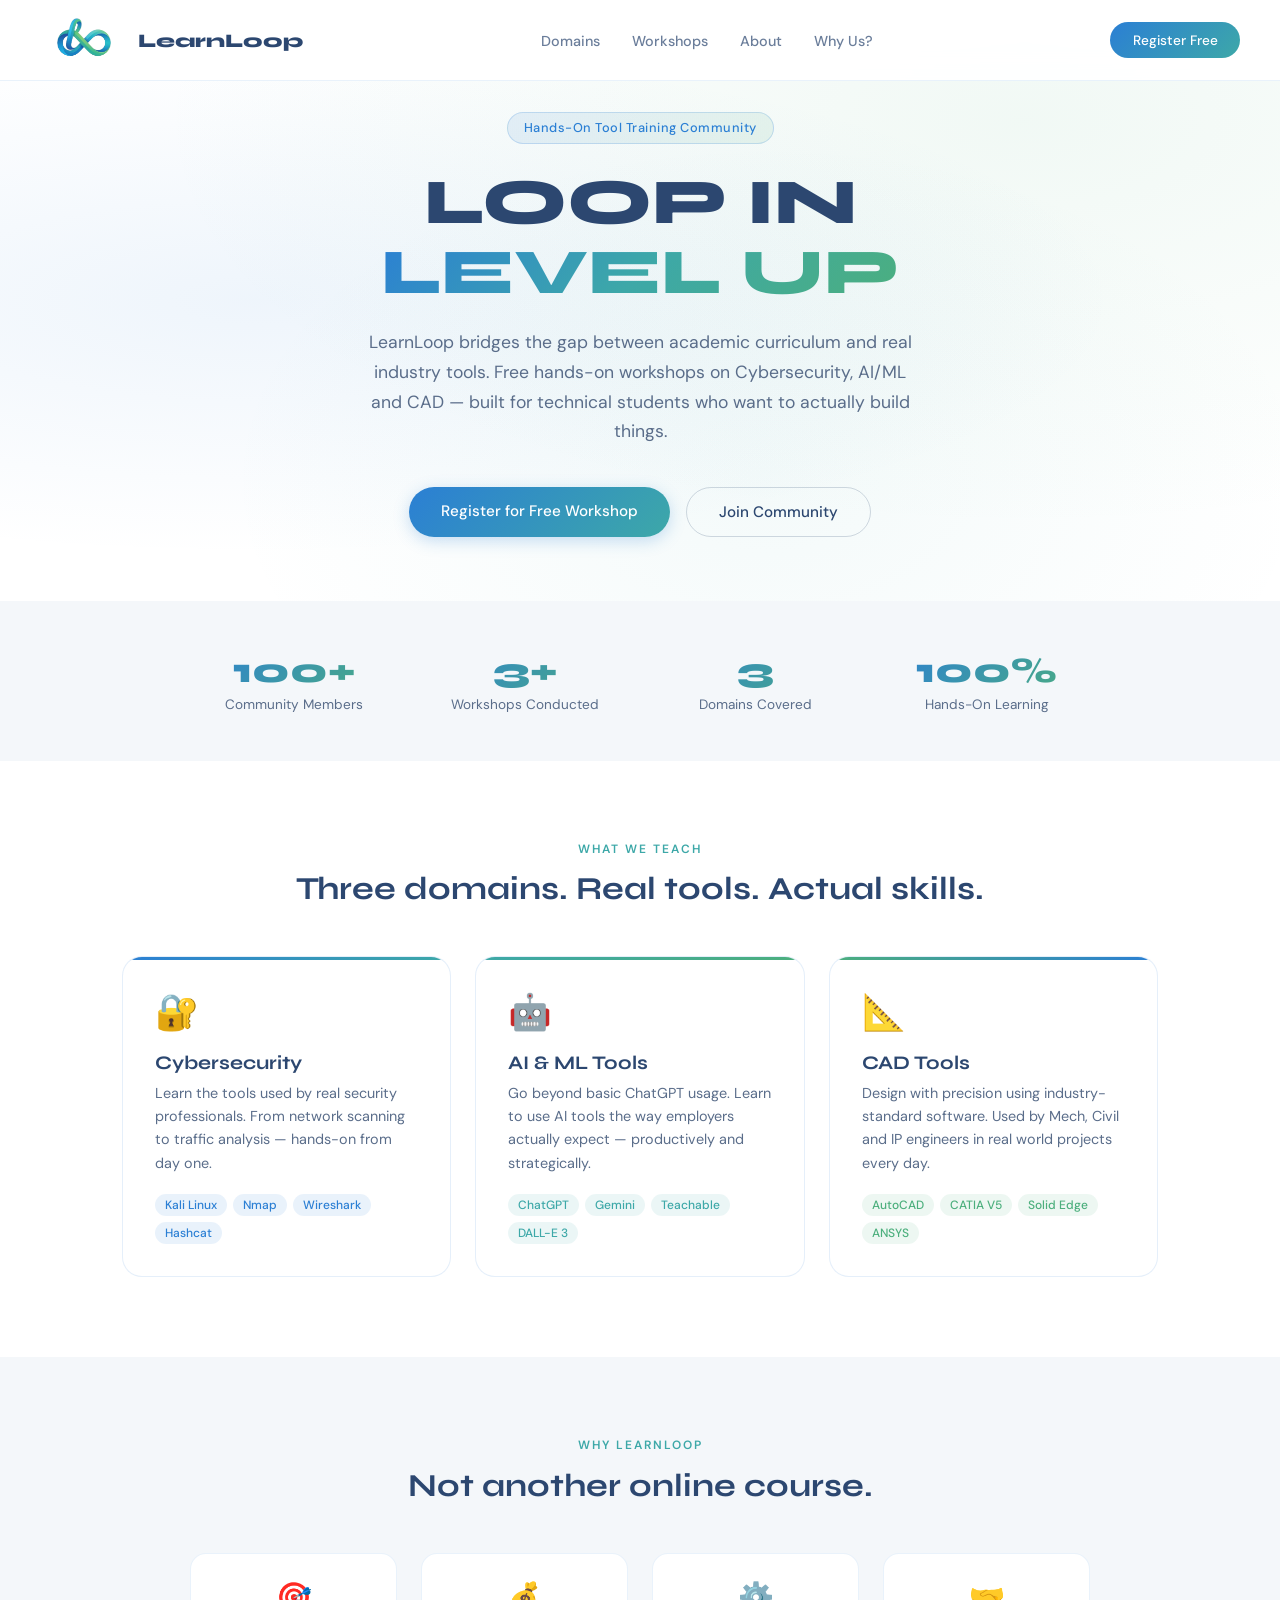
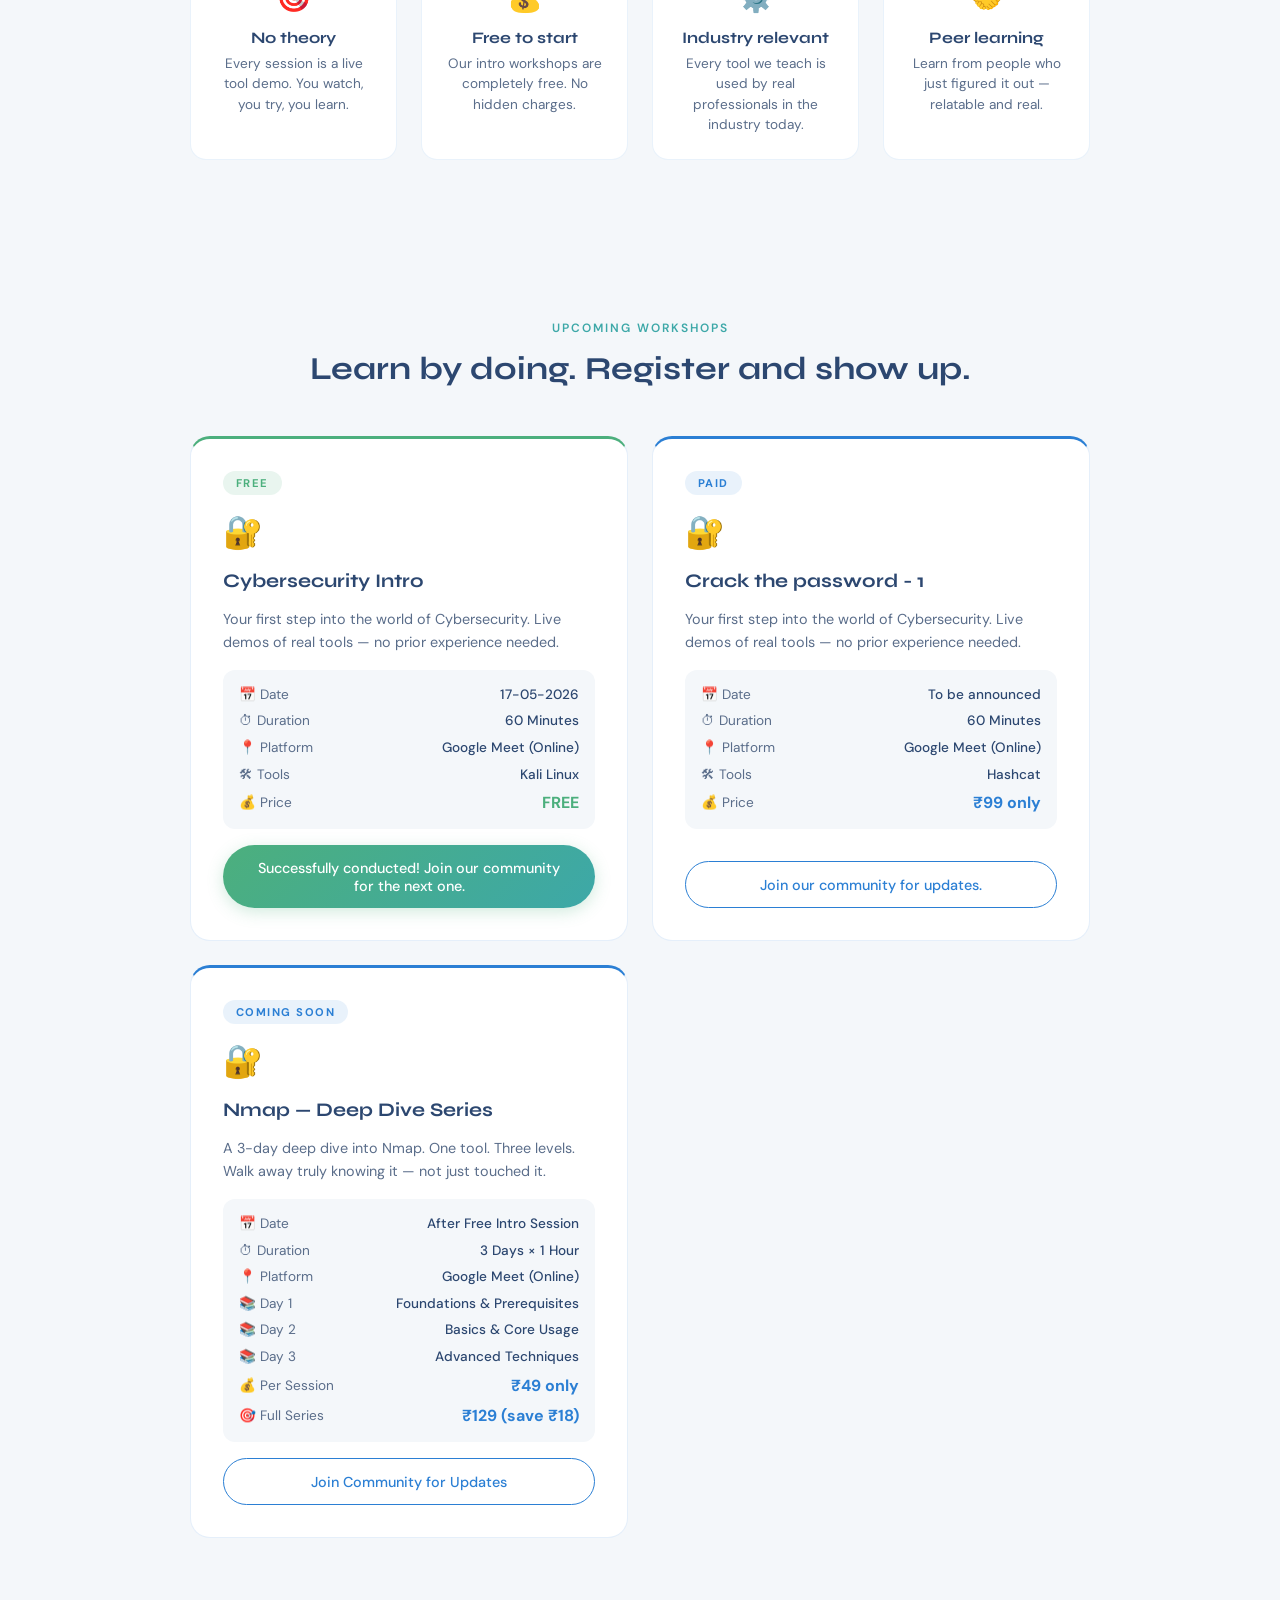
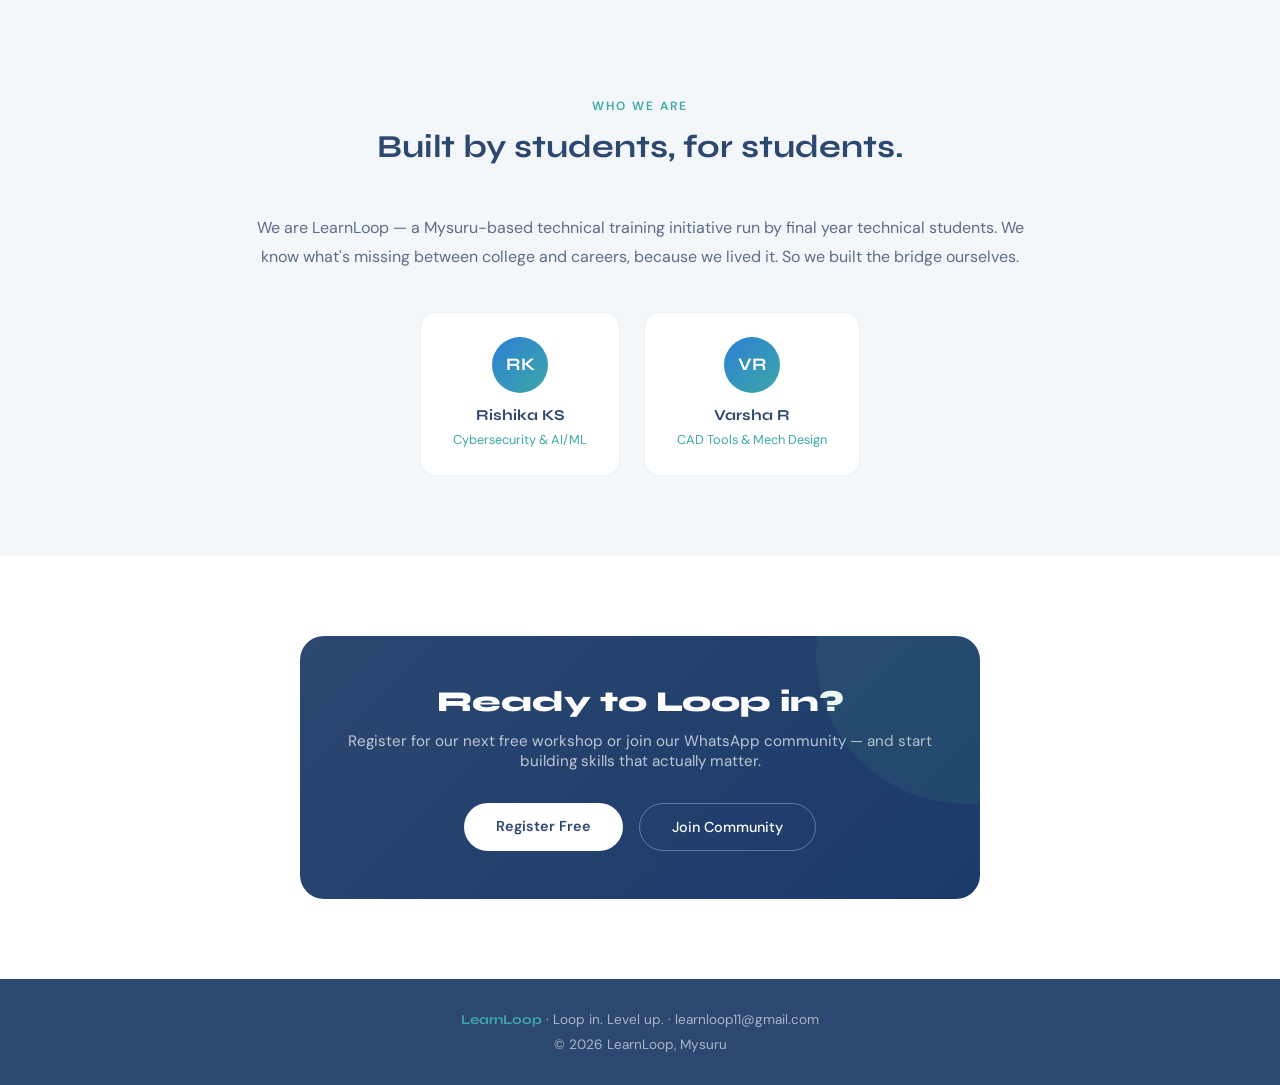
<file: index.html>
<!DOCTYPE html>
<html lang="en">
<head>
<meta charset="UTF-8" />
<meta name="viewport" content="width=device-width, initial-scale=1.0"/>
<title>LearnLoop — Loop in. Level up.</title>
<link href="https://fonts.googleapis.com/css2?family=Syne:wght@400;600;700;800&family=DM+Sans:wght@300;400;500&display=swap" rel="stylesheet"/>
<style>
  *, *::before, *::after { box-sizing: border-box; margin: 0; padding: 0; }

  :root {
    --blue: #2B7FD4;
    --teal: #3DA8A8;
    --green: #4CAF7D;
    --navy: #2C4770;
    --light: #F4F7FA;
    --white: #ffffff;
  }

  html { scroll-behavior: smooth; }

  body {
    font-family: 'DM Sans', sans-serif;
    background: var(--white);
    color: var(--navy);
    overflow-x: hidden;
  }

  /* NAV */
  nav {
    position: fixed; top: 0; left: 0; right: 0;
    display: flex; align-items: center; justify-content: space-between;
    padding: 1rem 2.5rem;
    background: rgba(255,255,255,0.92);
    backdrop-filter: blur(12px);
    border-bottom: 1px solid rgba(43,127,212,0.1);
    z-index: 100;
  }
  .nav-logo { display: flex; align-items: center; gap: 10px; }
  .nav-logo img { height: 48px; border-radius: 8px; }
  .nav-brand { font-family: 'Syne', sans-serif; font-weight: 800; font-size: 1.2rem; color: var(--navy); }
  .nav-links { display: flex; gap: 2rem; list-style: none; }
  .nav-links a { text-decoration: none; color: var(--navy); font-size: 0.9rem; font-weight: 500; opacity: 0.7; transition: opacity 0.2s; }
  .nav-links a:hover { opacity: 1; }
  .nav-cta {
    background: linear-gradient(135deg, var(--blue), var(--teal));
    color: white; border: none; padding: 0.6rem 1.4rem;
    border-radius: 50px; font-size: 0.85rem; font-weight: 500;
    cursor: pointer; text-decoration: none; transition: transform 0.2s, box-shadow 0.2s;
  }
  .nav-cta:hover { transform: translateY(-2px); box-shadow: 0 8px 24px rgba(43,127,212,0.3); }

  /* HERO */
  .hero {
    min-height: auto;
    padding: 8rem 2rem 5rem;
    display: flex; align-items: center; justify-content: center;
    text-align: center;
    padding: 7rem 2rem 4rem;
    position: relative;
    overflow: hidden;
  }
  .hero-bg {
    position: absolute; inset: 0;
    background: radial-gradient(ellipse at 20% 50%, rgba(43,127,212,0.08) 0%, transparent 60%),
                radial-gradient(ellipse at 80% 20%, rgba(76,175,125,0.08) 0%, transparent 60%),
                radial-gradient(ellipse at 60% 80%, rgba(61,168,168,0.06) 0%, transparent 50%);
  }
  .hero-content { position: relative; max-width: 780px; }
  .hero-badge {
    display: inline-block;
    background: linear-gradient(135deg, rgba(43,127,212,0.1), rgba(76,175,125,0.1));
    border: 1px solid rgba(43,127,212,0.2);
    color: var(--blue); font-size: 0.8rem; font-weight: 500;
    padding: 0.4rem 1rem; border-radius: 50px; margin-bottom: 1.5rem;
    letter-spacing: 0.5px;
  }
  .hero h1 {
    font-family: 'Syne', sans-serif;
    font-size: clamp(2.4rem, 6vw, 4rem);
    font-weight: 800; line-height: 1.1;
    color: var(--navy); margin-bottom: 1.2rem;
  }
  .hero h1 span {
    background: linear-gradient(135deg, var(--blue), var(--teal), var(--green));
    -webkit-background-clip: text; -webkit-text-fill-color: transparent;
    background-clip: text;
  }
  .hero p {
    font-size: 1.1rem; color: #5a6d8a; line-height: 1.7;
    max-width: 560px; margin: 0 auto 2.5rem;
  }
  .hero-btns { display: flex; gap: 1rem; justify-content: center; flex-wrap: wrap; }
  .btn-primary {
    background: linear-gradient(135deg, var(--blue), var(--teal));
    color: white; padding: 0.85rem 2rem; border-radius: 50px;
    text-decoration: none; font-weight: 500; font-size: 0.95rem;
    transition: transform 0.2s, box-shadow 0.2s;
    box-shadow: 0 4px 16px rgba(43,127,212,0.25);
  }
  .btn-primary:hover { transform: translateY(-3px); box-shadow: 0 12px 32px rgba(43,127,212,0.35); }
  .btn-secondary {
    background: transparent; color: var(--navy);
    padding: 0.85rem 2rem; border-radius: 50px;
    border: 1.5px solid rgba(44,71,112,0.2);
    text-decoration: none; font-weight: 500; font-size: 0.95rem;
    transition: all 0.2s;
  }
  .btn-secondary:hover { border-color: var(--blue); color: var(--blue); }

  /* STATS */
  .stats {
    padding: 3rem 2rem;
    background: var(--light);
  }
  .stats-inner {
    max-width: 900px; margin: 0 auto;
    display: grid; grid-template-columns: repeat(auto-fit, minmax(160px, 1fr));
    gap: 1.5rem; text-align: center;
  }
  .stat-item {}
  .stat-number {
    font-family: 'Syne', sans-serif;
    font-size: 2.2rem; font-weight: 800;
    background: linear-gradient(135deg, var(--blue), var(--green));
    -webkit-background-clip: text; -webkit-text-fill-color: transparent;
    background-clip: text;
  }
  .stat-label { font-size: 0.85rem; color: #5a6d8a; margin-top: 4px; }

  /* DOMAINS */
  .domains {
    padding: 5rem 2rem;
    max-width: 1100px; margin: 0 auto;
  }
  .section-header { text-align: center; margin-bottom: 3rem; }
  .section-tag {
    font-size: 0.75rem; font-weight: 600; letter-spacing: 2px;
    text-transform: uppercase; color: var(--teal); margin-bottom: 0.8rem;
  }
  .section-header h2 {
    font-family: 'Syne', sans-serif; font-size: 2rem;
    font-weight: 700; color: var(--navy);
  }
  .domain-grid {
    display: grid; grid-template-columns: repeat(auto-fit, minmax(280px, 1fr));
    gap: 1.5rem;
  }
  .domain-card {
    background: var(--white);
    border: 1px solid rgba(43,127,212,0.12);
    border-radius: 20px; padding: 2rem;
    transition: transform 0.3s, box-shadow 0.3s;
    position: relative; overflow: hidden;
  }
  .domain-card::before {
    content: ''; position: absolute;
    top: 0; left: 0; right: 0; height: 3px;
  }
  .domain-card.cyber::before { background: linear-gradient(90deg, var(--blue), var(--teal)); }
  .domain-card.aiml::before { background: linear-gradient(90deg, var(--teal), var(--green)); }
  .domain-card.cad::before { background: linear-gradient(90deg, var(--green), var(--blue)); }
  .domain-card:hover { transform: translateY(-6px); box-shadow: 0 20px 48px rgba(43,127,212,0.12); }
  .domain-icon { font-size: 2.2rem; margin-bottom: 1rem; }
  .domain-card h3 { font-family: 'Syne', sans-serif; font-size: 1.2rem; font-weight: 700; margin-bottom: 0.5rem; }
  .domain-card p { font-size: 0.9rem; color: #5a6d8a; line-height: 1.6; margin-bottom: 1.2rem; }
  .tools-list { display: flex; flex-wrap: wrap; gap: 6px; }
  .tool-tag {
    font-size: 0.75rem; padding: 3px 10px; border-radius: 20px;
    font-weight: 500;
  }
  .cyber .tool-tag { background: rgba(43,127,212,0.1); color: var(--blue); }
  .aiml .tool-tag { background: rgba(61,168,168,0.1); color: var(--teal); }
  .cad .tool-tag { background: rgba(76,175,125,0.1); color: var(--green); }

  /* WHY */
  .why {
    padding: 5rem 2rem;
    background: var(--light);
  }
  .why-inner { max-width: 900px; margin: 0 auto; }
  .why-grid {
    display: grid; grid-template-columns: repeat(auto-fit, minmax(200px, 1fr));
    gap: 1.5rem; margin-top: 3rem;
  }
  .why-card {
    background: var(--white); border-radius: 16px;
    padding: 1.5rem; text-align: center;
    border: 1px solid rgba(43,127,212,0.1);
  }
  .why-icon { font-size: 1.8rem; margin-bottom: 0.8rem; }
  .why-card h4 { font-family: 'Syne', sans-serif; font-size: 1rem; font-weight: 700; margin-bottom: 0.4rem; }
  .why-card p { font-size: 0.85rem; color: #5a6d8a; line-height: 1.5; }

  /* COLLEGES */
  .colleges {
    padding: 5rem 2rem;
    max-width: 900px; margin: 0 auto; text-align: center;
  }
  .college-tags { display: flex; flex-wrap: wrap; gap: 10px; justify-content: center; margin-top: 2rem; }
  .college-tag {
    background: var(--light); border: 1px solid rgba(43,127,212,0.15);
    color: var(--navy); padding: 0.5rem 1.2rem;
    border-radius: 50px; font-size: 0.85rem; font-weight: 500;
  }

  /* ABOUT */
  .about {
    padding: 5rem 2rem;
    background: var(--light);
  }
  .about-inner {
    max-width: 800px; margin: 0 auto; text-align: center;
  }
  .about-inner p {
    font-size: 1rem; color: #5a6d8a; line-height: 1.8;
    margin-top: 1.5rem;
  }
  .team { display: flex; gap: 1.5rem; justify-content: center; margin-top: 2.5rem; flex-wrap: wrap; }
  .team-card {
    background: var(--white); border-radius: 16px;
    padding: 1.5rem 2rem; text-align: center;
    border: 1px solid rgba(43,127,212,0.1); min-width: 180px;
  }
  .team-avatar {
    width: 56px; height: 56px; border-radius: 50%;
    background: linear-gradient(135deg, var(--blue), var(--teal));
    display: flex; align-items: center; justify-content: center;
    font-family: 'Syne', sans-serif; font-weight: 700;
    color: white; font-size: 1.1rem; margin: 0 auto 0.8rem;
  }
  .team-card h4 { font-family: 'Syne', sans-serif; font-size: 0.95rem; font-weight: 700; }
  .team-card p { font-size: 0.8rem; color: var(--teal); margin-top: 4px; }

  /* CTA */
  .cta {
    padding: 5rem 2rem; text-align: center;
  }
  .cta-box {
    max-width: 680px; margin: 0 auto;
    background: linear-gradient(135deg, var(--navy), #1a3a6b);
    border-radius: 24px; padding: 3rem 2rem;
    position: relative; overflow: hidden;
  }
  .cta-box::before {
    content: ''; position: absolute;
    top: -50%; right: -20%;
    width: 300px; height: 300px;
    border-radius: 50%;
    background: rgba(76,175,125,0.1);
  }
  .cta-box h2 {
    font-family: 'Syne', sans-serif; font-size: 1.8rem;
    font-weight: 800; color: white; margin-bottom: 0.8rem;
  }
  .cta-box p { color: rgba(255,255,255,0.7); margin-bottom: 2rem; font-size: 0.95rem; }
  .cta-btns { display: flex; gap: 1rem; justify-content: center; flex-wrap: wrap; }
  .btn-white {
    background: white; color: var(--navy);
    padding: 0.85rem 2rem; border-radius: 50px;
    text-decoration: none; font-weight: 600; font-size: 0.9rem;
    transition: transform 0.2s;
  }
  .btn-white:hover { transform: translateY(-2px); }
  .btn-outline-white {
    background: transparent; color: white;
    padding: 0.85rem 2rem; border-radius: 50px;
    border: 1.5px solid rgba(255,255,255,0.3);
    text-decoration: none; font-weight: 500; font-size: 0.9rem;
    transition: all 0.2s;
  }
  .btn-outline-white:hover { border-color: white; }

  /* FOOTER */
  footer {
    background: var(--navy); color: rgba(255,255,255,0.6);
    text-align: center; padding: 2rem;
    font-size: 0.85rem;
  }
  footer span { color: var(--teal); font-family: 'Syne', sans-serif; font-weight: 700; }

  /* ANIMATIONS */
  @keyframes fadeUp {
    from { opacity: 0; transform: translateY(24px); }
    to { opacity: 1; transform: translateY(0); }
  }
  .hero-content > * { animation: fadeUp 0.6s ease both; }
  .hero-badge { animation-delay: 0.1s; }
  .hero h1 { animation-delay: 0.2s; }
  .hero p { animation-delay: 0.3s; }
  .hero-btns { animation-delay: 0.4s; }

  @media (max-width: 600px) {
    nav { padding: 1rem 1.2rem; }
    .nav-links { display: none; }
    .hero h1 { font-size: 2rem; }
  }

  /* WORKSHOP SECTION */
  .workshops {
  padding: 5rem 2rem;
  background: var(--light);
}
 
.workshop-grid {
  display: grid;
  grid-template-columns: repeat(auto-fit, minmax(300px, 1fr));
  gap: 1.5rem;
  max-width: 900px;
  margin: 0 auto;
}
 
.workshop-card {
  background: var(--white);
  border-radius: 20px;
  padding: 2rem;
  position: relative;
  border: 1px solid rgba(43,127,212,0.12);
  transition: transform 0.3s, box-shadow 0.3s;
  display: flex;
  flex-direction: column;
  gap: 1rem;
}
 
.workshop-card:hover {
  transform: translateY(-6px);
  box-shadow: 0 20px 48px rgba(43,127,212,0.12);
}
 
.free-card { border-top: 3px solid var(--green); }
.paid-card { border-top: 3px solid var(--blue); }
 
.workshop-badge {
  display: inline-block;
  font-size: 0.7rem;
  font-weight: 700;
  letter-spacing: 1.5px;
  padding: 0.3rem 0.8rem;
  border-radius: 50px;
  width: fit-content;
}
 
.free-badge {
  background: rgba(76,175,125,0.12);
  color: var(--green);
}
 
.paid-badge {
  background: rgba(43,127,212,0.1);
  color: var(--blue);
}
 
.workshop-icon { font-size: 2rem; }
 
.workshop-card h3 {
  font-family: 'Syne', sans-serif;
  font-size: 1.2rem;
  font-weight: 700;
  color: var(--navy);
}
 
.workshop-card p {
  font-size: 0.9rem;
  color: #5a6d8a;
  line-height: 1.6;
}
 
.workshop-details {
  display: flex;
  flex-direction: column;
  gap: 0.6rem;
  background: var(--light);
  border-radius: 12px;
  padding: 1rem;
}
 
.workshop-detail {
  display: flex;
  justify-content: space-between;
  align-items: center;
  font-size: 0.85rem;
}
 
.detail-label { color: #5a6d8a; }
 
.detail-value {
  font-weight: 500;
  color: var(--navy);
  text-align: right;
}
 
.free-price {
  color: var(--green);
  font-weight: 700;
  font-size: 1rem;
}
 
.paid-price {
  color: var(--blue);
  font-weight: 700;
  font-size: 1rem;
}
 
.workshop-btn {
  display: block;
  text-align: center;
  padding: 0.85rem 1.5rem;
  border-radius: 50px;
  font-size: 0.9rem;
  font-weight: 500;
  text-decoration: none;
  transition: transform 0.2s, box-shadow 0.2s;
  margin-top: auto;
}
 
.free-btn {
  background: linear-gradient(135deg, var(--green), var(--teal));
  color: white;
  box-shadow: 0 4px 16px rgba(76,175,125,0.25);
}
 
.free-btn:hover {
  transform: translateY(-2px);
  box-shadow: 0 8px 24px rgba(76,175,125,0.35);
}
 
.paid-btn {
  background: transparent;
  color: var(--blue);
  border: 1.5px solid var(--blue);
}
 
.paid-btn:hover {
  background: var(--blue);
  color: white;
  transform: translateY(-2px);
}
</style>
</head>
<body>

<!-- NAV -->
<nav>
  <div class="nav-logo">
    <img src="LogoE.png" alt="LearnLoop Logo"/>
    <span class="nav-brand">LearnLoop</span>
  </div>
  <ul class="nav-links">
    <li><a href="#domains">Domains</a></li>
    <li><a href="#workshops">Workshops</a></li>
    <li><a href="#about">About</a></li>
    <li><a href="#why">Why Us?</a></li>
  </ul>
  <a href="#workshops" class="nav-cta">Register Free</a>
</nav>

<!-- HERO -->
<section class="hero">
  <div class="hero-bg"></div>
  <div class="hero-content">
    <div class="hero-badge">Hands-On Tool Training Community</div>
    <h1>LOOP IN<br/><span>LEVEL UP</span></h1>
    <p>LearnLoop bridges the gap between academic curriculum and real industry tools. Free hands-on workshops on Cybersecurity, AI/ML and CAD — built for technical students who want to actually build things.</p>
    <div class="hero-btns">
      <a href="#workshops" class="btn-primary">Register for Free Workshop</a>
      <a href="https://chat.whatsapp.com/Et4ahNquyZk88mBlMqTwdC" target="_blank" class="btn-secondary">Join Community</a>
    </div>
  </div>
</section>

<!-- STATS -->
<section class="stats">
  <div class="stats-inner">
    <div class="stat-item">
      <div class="stat-number">100+</div>
      <div class="stat-label">Community Members</div>
    </div>
    <div class="stat-item">
      <div class="stat-number">3+</div>
      <div class="stat-label">Workshops Conducted</div>
    </div>
    <div class="stat-item">
      <div class="stat-number">3</div>
      <div class="stat-label">Domains Covered</div>
    </div>
    <div class="stat-item">
      <div class="stat-number">100%</div>
      <div class="stat-label">Hands-On Learning</div>
    </div>
  </div>
</section>

<!-- DOMAINS -->
<section class="domains" id="domains">
  <div class="section-header">
    <div class="section-tag">What We Teach</div>
    <h2>Three domains. Real tools. Actual skills.</h2>
  </div>
  <div class="domain-grid">
    <div class="domain-card cyber">
      <div class="domain-icon">🔐</div>
      <h3>Cybersecurity</h3>
      <p>Learn the tools used by real security professionals. From network scanning to traffic analysis — hands-on from day one.</p>
      <div class="tools-list">
        <span class="tool-tag">Kali Linux</span>
        <span class="tool-tag">Nmap</span>
        <span class="tool-tag">Wireshark</span>
        <span class="tool-tag">Hashcat</span>
      </div>
    </div>
    <div class="domain-card aiml">
      <div class="domain-icon">🤖</div>
      <h3>AI & ML Tools</h3>
      <p>Go beyond basic ChatGPT usage. Learn to use AI tools the way employers actually expect — productively and strategically.</p>
      <div class="tools-list">
        <span class="tool-tag">ChatGPT</span>
        <span class="tool-tag">Gemini</span>
        <span class="tool-tag">Teachable</span>
        <span class="tool-tag">DALL-E 3</span>
      </div>
    </div>
    <div class="domain-card cad">
      <div class="domain-icon">📐</div>
      <h3>CAD Tools</h3>
      <p>Design with precision using industry-standard software. Used by Mech, Civil and IP engineers in real world projects every day.</p>
      <div class="tools-list">
        <span class="tool-tag">AutoCAD</span>
        <span class="tool-tag">CATIA V5</span>
        <span class="tool-tag">Solid Edge</span>
        <span class="tool-tag">ANSYS</span>
      </div>
    </div>
  </div>
</section>

<!-- WHY -->
<section class="why" id="why">
  <div class="why-inner">
    <div class="section-header">
      <div class="section-tag">Why LearnLoop</div>
      <h2>Not another online course.</h2>
    </div>
    <div class="why-grid">
      <div class="why-card">
        <div class="why-icon">🎯</div>
        <h4>No theory</h4>
        <p>Every session is a live tool demo. You watch, you try, you learn.</p>
      </div>
      <div class="why-card">
        <div class="why-icon">💰</div>
        <h4>Free to start</h4>
        <p>Our intro workshops are completely free. No hidden charges.</p>
      </div>
      <div class="why-card">
        <div class="why-icon">⚙️</div>
        <h4>Industry relevant</h4>
        <p>Every tool we teach is used by real professionals in the industry today.</p>
      </div>
      <div class="why-card">
        <div class="why-icon">🤝</div>
        <h4>Peer learning</h4>
        <p>Learn from people who just figured it out — relatable and real.</p>
      </div>
    </div>
  </div>
</section>

<!-- COLLEGES -->
<!-- <section class="colleges" id="colleges">
  <div class="section-header">
    <div class="section-tag">Our Reach</div>
    <h2>Already trusted by students from</h2>
  </div>
  <div class="college-tags">
    <span class="college-tag">JSS</span>
    <span class="college-tag">VVCE</span>
    <span class="college-tag">Hindustan College</span>
    <span class="college-tag">SDM</span>
    <span class="college-tag">And growing...</span>
  </div>
</section> -->

<!-- WORKSHOPS -->
<section class="workshops" id="workshops">
  <div class="section-header">
    <div class="section-tag">Upcoming Workshops</div>
    <h2>Learn by doing. Register and show up.</h2>
  </div>
 
  <div class="workshop-grid">
 
    <!-- FREE WORKSHOP CARD -->
    <div class="workshop-card free-card">
      <div class="workshop-badge free-badge">FREE</div>
      <div class="workshop-icon">🔐</div>
      <h3>Cybersecurity Intro</h3>
      <p>Your first step into the world of Cybersecurity. Live demos of real tools — no prior experience needed.</p>
 
      <div class="workshop-details">
        <div class="workshop-detail">
          <span class="detail-label">📅 Date</span>
          <span class="detail-value">17-05-2026</span>
        </div>
        <div class="workshop-detail">
          <span class="detail-label">⏱ Duration</span>
          <span class="detail-value">60 Minutes</span>
        </div>
        <div class="workshop-detail">
          <span class="detail-label">📍 Platform</span>
          <span class="detail-value">Google Meet (Online)</span>
        </div>
        <div class="workshop-detail">
          <span class="detail-label">🛠 Tools</span>
          <span class="detail-value">Kali Linux</span>
        </div>
        <div class="workshop-detail">
          <span class="detail-label">💰 Price</span>
          <span class="detail-value free-price">FREE</span>
        </div>
      </div>
 
      <a href="https://chat.whatsapp.com/Et4ahNquyZk88mBlMqTwdC" target="_blank" class="workshop-btn free-btn">
        Successfully conducted! Join our community for the next one.
      </a>
    </div>
 
   <!-- PAID WORKSHOP CARD -->
    <div class="workshop-card paid-card">
      <div class="workshop-badge paid-badge">PAID</div>
      <div class="workshop-icon">🔐</div>
      <h3>Crack the password - 1</h3>
      <p>Your first step into the world of Cybersecurity. Live demos of real tools — no prior experience needed.</p>
 
      <div class="workshop-details">
        <div class="workshop-detail">
          <span class="detail-label">📅 Date</span>
          <span class="detail-value">To be announced</span>
        </div>
        <div class="workshop-detail">
          <span class="detail-label">⏱ Duration</span>
          <span class="detail-value">60 Minutes</span>
        </div>
        <div class="workshop-detail">
          <span class="detail-label">📍 Platform</span>
          <span class="detail-value">Google Meet (Online)</span>
        </div>
        <div class="workshop-detail">
          <span class="detail-label">🛠 Tools</span>
          <span class="detail-value">Hashcat</span>
        </div>
        <div class="workshop-detail">
          <span class="detail-label">💰 Price</span>
          <span class="detail-value paid-price">₹99 only</span>
        </div>
      </div>
 
      <a href="https://chat.whatsapp.com/Et4ahNquyZk88mBlMqTwdC" target="_blank" class="workshop-btn paid-btn">
        Join our community for updates.
      </a>
    </div>
<div class="workshop-card paid-card">
  <div class="workshop-badge paid-badge">COMING SOON</div>
  <div class="workshop-icon">🔐</div>
  <h3>Nmap — Deep Dive Series</h3>
  <p>A 3-day deep dive into Nmap. One tool. Three levels. Walk away truly knowing it — not just touched it.</p>

  <div class="workshop-details">
    <div class="workshop-detail">
      <span class="detail-label">📅 Date</span>
      <span class="detail-value">After Free Intro Session</span>
    </div>
    <div class="workshop-detail">
      <span class="detail-label">⏱ Duration</span>
      <span class="detail-value">3 Days × 1 Hour</span>
    </div>
    <div class="workshop-detail">
      <span class="detail-label">📍 Platform</span>
      <span class="detail-value">Google Meet (Online)</span>
    </div>
    <div class="workshop-detail">
      <span class="detail-label">📚 Day 1</span>
      <span class="detail-value">Foundations & Prerequisites</span>
    </div>
    <div class="workshop-detail">
      <span class="detail-label">📚 Day 2</span>
      <span class="detail-value">Basics & Core Usage</span>
    </div>
    <div class="workshop-detail">
      <span class="detail-label">📚 Day 3</span>
      <span class="detail-value">Advanced Techniques</span>
    </div>
    <div class="workshop-detail">
      <span class="detail-label">💰 Per Session</span>
      <span class="detail-value paid-price">₹49 only</span>
    </div>
    <div class="workshop-detail">
      <span class="detail-label">🎯 Full Series</span>
      <span class="detail-value paid-price">₹129 (save ₹18)</span>
    </div>
  </div>

  <a href="https://chat.whatsapp.com/Et4ahNquyZk88mBlMqTwdC" 
     target="_blank" class="workshop-btn paid-btn">
    Join Community for Updates
  </a>
</div>
 
  </div>
</section>

<!-- ABOUT -->
<section class="about" id="about">
  <div class="about-inner">
    <div class="section-header">
      <div class="section-tag">Who We Are</div>
      <h2>Built by students, for students.</h2>
    </div>
    <p>We are LearnLoop — a Mysuru-based technical training initiative run by final year technical students. We know what's missing between college and careers, because we lived it. So we built the bridge ourselves.</p>
    <div class="team">
      <div class="team-card">
        <div class="team-avatar">RK</div>
        <h4>Rishika KS</h4>
        <p>Cybersecurity & AI/ML</p>
      </div>
      <div class="team-card">
        <div class="team-avatar">VR</div>
        <h4>Varsha R</h4>
        <p>CAD Tools & Mech Design</p>
      </div>
    </div>
  </div>
</section>

<!-- CTA -->
<section class="cta">
  <div class="cta-box">
    <h2>Ready to Loop in?</h2>
    <p>Register for our next free workshop or join our WhatsApp community — and start building skills that actually matter.</p>
    <div class="cta-btns">
      <a href="#workshops" class="btn-white">Register Free</a>
      <a href="https://chat.whatsapp.com/Et4ahNquyZk88mBlMqTwdC" target="_blank" class="btn-outline-white">Join Community</a>
    </div>
  </div>
</section>

<!-- FOOTER -->
<footer>
  <p><span>LearnLoop</span> · Loop in. Level up. · learnloop11@gmail.com</p>
  <p style="margin-top: 0.5rem;">© 2026 LearnLoop, Mysuru</p>
</footer>

</body>
</html>
</file>
